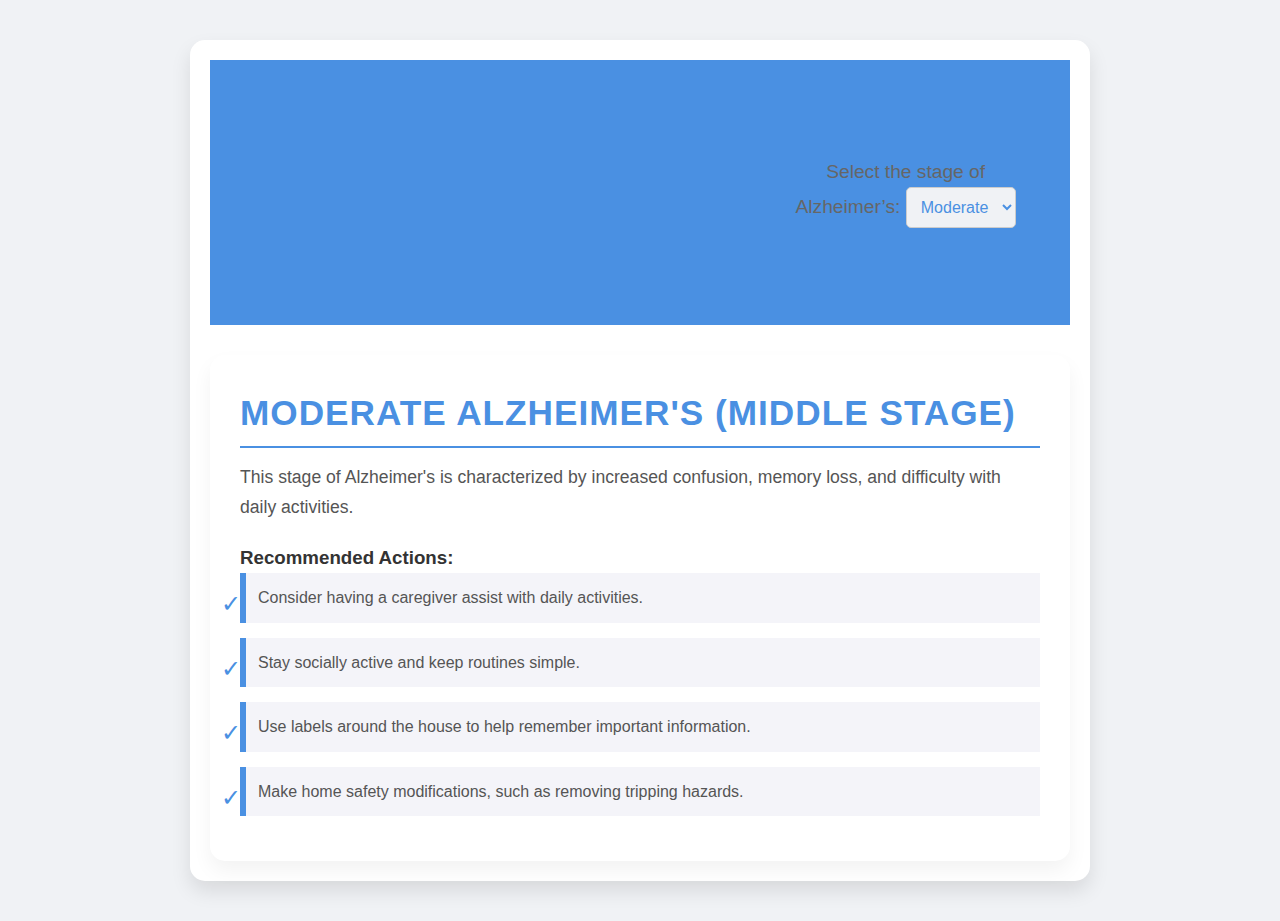
<file: 220701183-IP-Mini-Project-Code/templates/acknowledgement.html>
<!DOCTYPE html>
<html lang="en">
<head>
    <meta charset="UTF-8">
    <meta name="viewport" content="width=device-width, initial-scale=1.0">
    <title>Alzheimer's Disease Guide</title>
    <link rel="stylesheet" href="styles.css">
</head>
<style>
    /* General Styles */
body {
    font-family: 'Poppins', sans-serif; /* Using a modern sans-serif font */
    background-color: #f0f2f5; /* Light background for a clean, modern look */
    margin: 0;
    padding: 0;
    color: #333;
}

/* Container styling */
.container {
    max-width: 900px;
    margin: 40px auto;
    padding: 20px;
    background-color: #fff;
    border-radius: 15px;
    box-shadow: 0 10px 20px rgba(0, 0, 0, 0.1); /* Adding a soft shadow for depth */
    transition: transform 0.3s ease-in-out;
}

.container:hover {
    transform: translateY(-5px); /* Adds a subtle lift effect on hover */
}

/* Header styling */
header {
    text-align: center;
    margin-bottom: 30px;
}

header h1 {
    font-size: 2.8rem;
    color: #4a90e2; /* Bright blue for the main heading */
    margin-bottom: 10px;
    text-transform: uppercase;
    letter-spacing: 2px; /* Adding letter spacing for a modern feel */
}

header p {
    font-size: 1.2rem;
    color: #666;
}

header select {
    padding: 10px;
    font-size: 1rem;
    color: #4a90e2;
    background-color: #f0f2f5;
    border: 1px solid #ccc;
    border-radius: 5px;
    outline: none;
    transition: all 0.3s ease;
}

header select:hover {
    background-color: #e6efff; /* Adds subtle color change on hover */
    border-color: #4a90e2;
}

/* Guide Section styling */
#guide {
    background-color: #fff;
    padding: 30px;
    border-radius: 15px;
    box-shadow: 0 10px 20px rgba(0, 0, 0, 0.05);
    transition: box-shadow 0.3s ease;
}

#guide h2 {
    font-size: 2.2rem;
    color: #4a90e2;
    margin-bottom: 15px;
    border-bottom: 2px solid #4a90e2;
    padding-bottom: 5px;
    text-transform: uppercase;
    letter-spacing: 1px;
}

#guide p {
    font-size: 1.1rem;
    line-height: 1.7;
    color: #555;
    margin-bottom: 20px;
}

/* List styling */
#guide ul {
    list-style: none;
    padding: 0;
}

#guide ul li {
    background-color: #f4f4f9;
    padding: 12px;
    margin-bottom: 15px;
    border-left: 6px solid #4a90e2; /* Thicker border for a bold effect */
    font-size: 1rem;
    color: #555;
    position: relative;
    transition: background-color 0.3s ease;
}

#guide ul li:hover {
    background-color: #e6efff; /* Softer background color on hover */
}

/* Interactive hover effect for each list item */
#guide ul li::before {
    content: "✓";
    position: absolute;
    left: -25px;
    top: 12px;
    font-size: 1.5rem;
    color: #4a90e2;
    transition: transform 0.3s ease;
}

#guide ul li:hover::before {
    transform: scale(1.2); /* Icon enlarges slightly on hover */
}

/* Responsive Design */
@media (max-width: 768px) {
    .container {
        padding: 15px;
    }

    header h1 {
        font-size: 2.2rem;
    }

    #guide h2 {
        font-size: 1.8rem;
    }

    header select {
        font-size: 0.9rem;
    }
}

</style>
<body>

    <div class="container">
        <header>
            <h1>Alzheimer's Disease Stage Guide</h1>
            <p>Select the stage of Alzheimer’s: 
                <select id="stageSelect">
                    <option value="Mild">Mild</option>
                    <option value="Moderate" selected>Moderate</option>
                    <option value="Severe">Severe</option>
                </select>
            </p>
        </header>

        <section id="guide">
            <!-- Placeholder for dynamically loaded content -->
        </section>
    </div>

    <script>
        // Sample guide content for different stages
        const guides = {
            "Mild": `
                <h2>Mild Alzheimer's (Early Stage)</h2>
                <p>This is the first stage of Alzheimer's disease. At this stage, symptoms are mild and may include 
                forgetfulness, trouble finding words, and difficulty with planning or organizing.</p>
                <h3>Recommended Actions:</h3>
                <ul>
                    <li>Keep a daily planner to track important tasks.</li>
                    <li>Stay mentally active by doing puzzles or memory games.</li>
                    <li>Exercise regularly and eat a healthy diet.</li>
                    <li>Consider discussing the diagnosis with close family and friends.</li>
                </ul>
            `,
            "Moderate": `
                <h2>Moderate Alzheimer's (Middle Stage)</h2>
                <p>This stage of Alzheimer's is characterized by increased confusion, memory loss, and difficulty with daily activities.</p>
                <h3>Recommended Actions:</h3>
                <ul>
                    <li>Consider having a caregiver assist with daily activities.</li>
                    <li>Stay socially active and keep routines simple.</li>
                    <li>Use labels around the house to help remember important information.</li>
                    <li>Make home safety modifications, such as removing tripping hazards.</li>
                </ul>
            `,
            "Severe": `
                <h2>Severe Alzheimer's (Late Stage)</h2>
                <p>In this stage, individuals may lose the ability to communicate, recognize family, or care for themselves.</p>
                <h3>Recommended Actions:</h3>
                <ul>
                    <li>Consider full-time care from professionals or a care facility.</li>
                    <li>Ensure comfort with soothing music, gentle touch, and familiar faces.</li>
                    <li>Monitor eating and swallowing abilities, and consult doctors for advice on care.</li>
                    <li>Keep the environment calm and free of loud noises or distractions.</li>
                </ul>
            `
        };

        // Function to load the guide content based on the selected stage
        function loadGuide() {
            const selectedStage = document.getElementById('stageSelect').value;
            document.getElementById('guide').innerHTML = guides[selectedStage];
        }

        // Event listener for dropdown change
        document.getElementById('stageSelect').addEventListener('change', loadGuide);

        // Initial load of guide
        window.onload = loadGuide;
    </script>
</body>
</html>
</file>
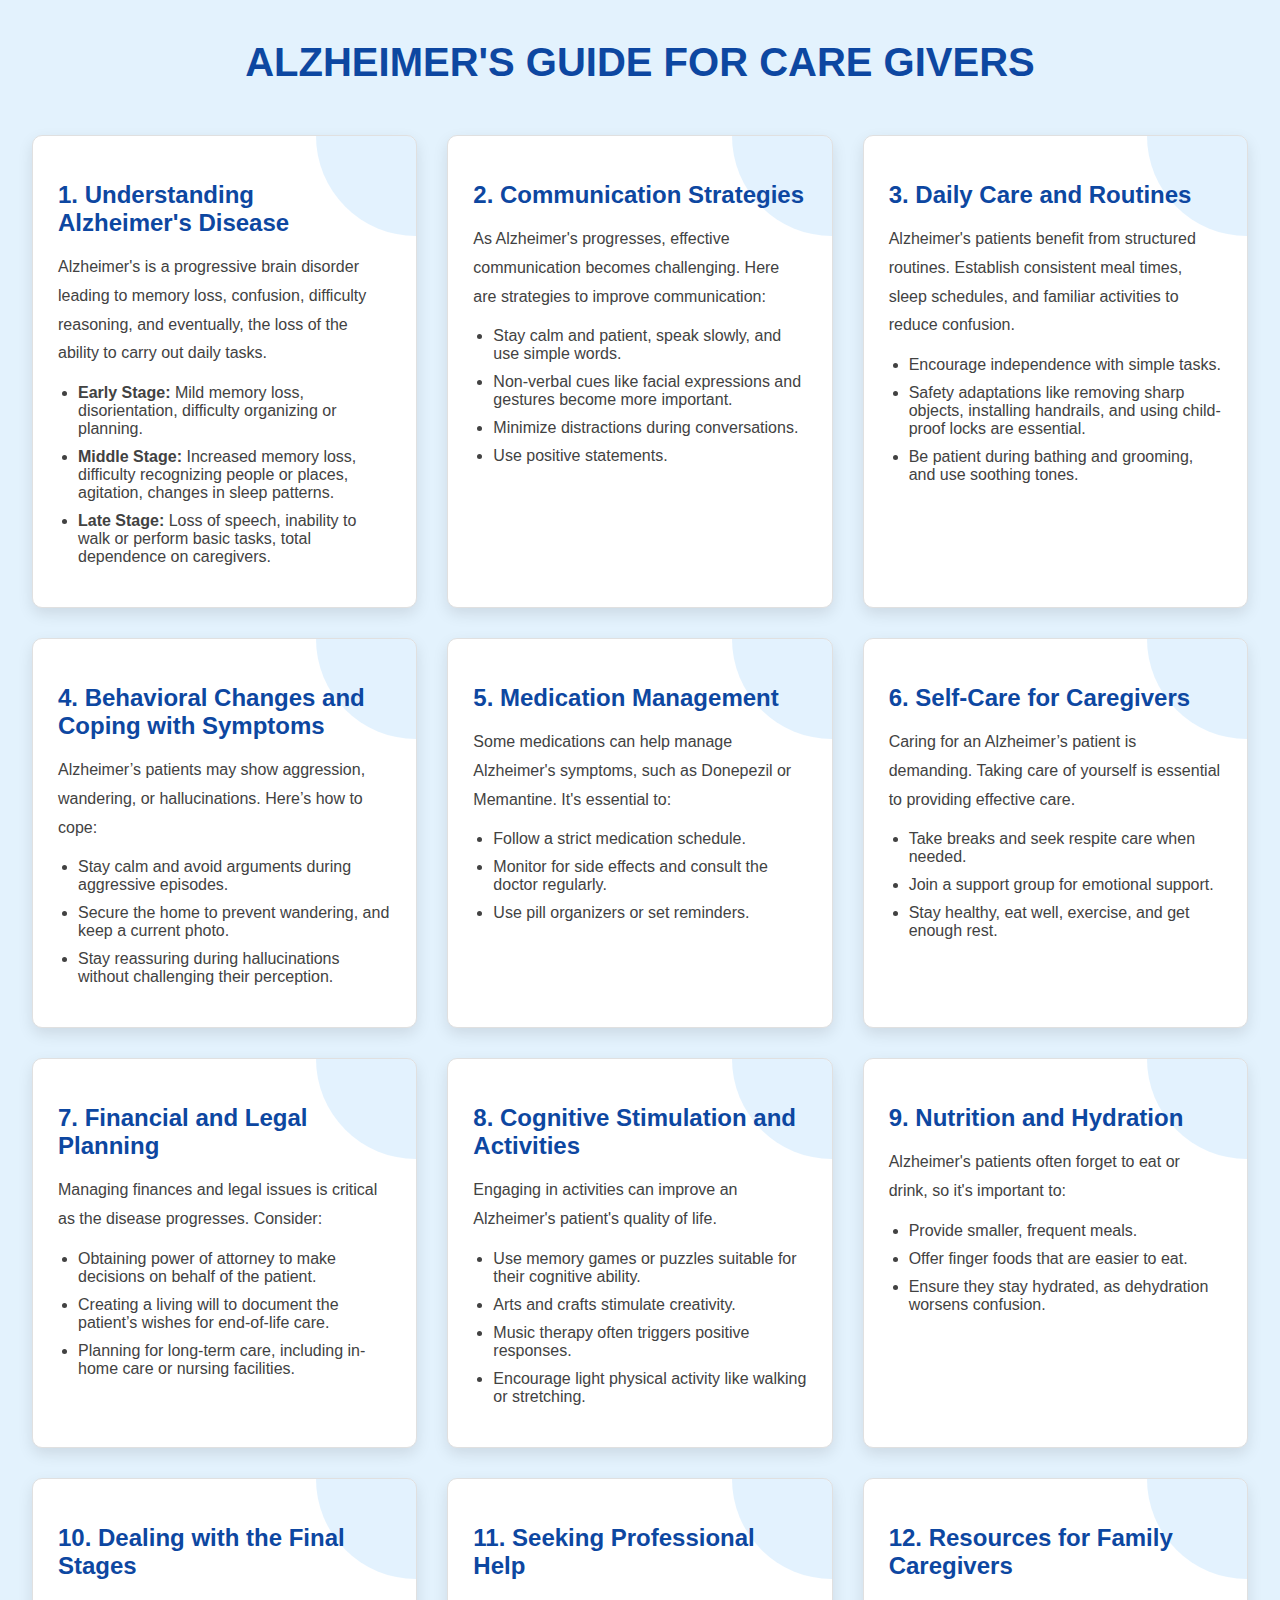
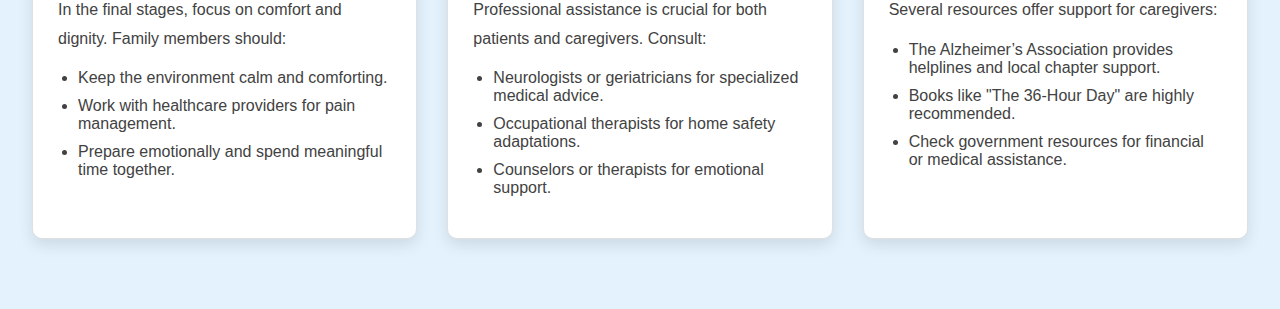
<file: 220701183-IP-Mini-Project-Code/templates/guide.html>
<!DOCTYPE html>
<html lang="en">
<head>
    <meta charset="UTF-8">
    <meta name="viewport" content="width=device-width, initial-scale=1.0">
    <meta http-equiv="X-UA-Compatible" content="IE=edge">
    <title>Alzheimer's Guide for Care Givers</title>
    <style>
/* General Styles */
/* General Styles */
body {
    font-family: 'Roboto', sans-serif;
    background-color: #E3F2FD;
    color: #333;
    margin: 0;
    padding: 0;
    display: flex;
    justify-content: center;
    align-items: center;
    flex-direction: column;
    min-height: 100vh;
    overflow-x: hidden; /* Prevent horizontal scroll */
}

h1 {
    font-size: 2.5rem;
    font-weight: 700;
    text-align: center;
    color: #0D47A1;
    margin: 40px 0 20px 0;
    text-transform: uppercase;
    animation: fadeInDown 1s ease; /* Animation on page load */
}

p {
    font-size: 1rem;
    line-height: 1.8;
    margin-bottom: 15px;
    color: #424242;
}

ul {
    padding-left: 20px;
    color: #424242;
}

ul li {
    margin-bottom: 10px;
}

h2 {
    font-size: 1.5rem;
    color: #1565C0;
    margin-bottom: 15px;
}

/* Card Layout */
.card-container {
    display: grid;
    grid-template-columns: repeat(auto-fill, minmax(320px, 1fr));
    gap: 30px;
    width: 95%;
    max-width: 1300px;
    margin: 30px auto;
    padding-bottom: 40px;
}

.card {
    background-color: #ffffff;
    border-radius: 10px;
    box-shadow: 0 6px 15px rgba(0, 0, 0, 0.1);
    padding: 25px;
    transition: transform 0.4s ease, box-shadow 0.4s ease;
    border: 1px solid #E0E0E0;
    position: relative;
    overflow: hidden;
    animation: fadeInUp 1.2s ease both; /* Card load animation */
}

/* Card Hover Effects */
.card:hover {
    transform: translateY(-10px) rotate(1deg); /* Lift and slight rotation */
    box-shadow: 0 10px 30px rgba(0, 0, 0, 0.2);
}

/* Content Animation */
.card-content {
    opacity: 0;
    transform: translateY(20px);
    transition: transform 0.5s ease, opacity 0.5s ease;
}

.card:hover .card-content {
    opacity: 1;
    transform: translateY(0);
}

/* Decorative Card Elements */
.card::before {
    content: "";
    position: absolute;
    top: -100px;
    right: -100px;
    width: 200px;
    height: 200px;
    background-color: #42A5F5; /* Decorative circle */
    border-radius: 50%;
    z-index: 0;
    opacity: 0.15; /* Subtle decorative effect */
    transition: all 0.5s ease;
}

.card:hover::before {
    top: -120px;
    right: -120px;
    width: 220px;
    height: 220px;
}

/* Card Text */
.card h2 {
    font-weight: 600;
    color: #0D47A1;
    z-index: 1;
    position: relative;
}

.card p, .card ul li {
    font-size: 1rem;
    color: #424242;
    z-index: 1;
    position: relative;
}

/* Button (optional for further interactivity) */
.card button {
    padding: 10px 20px;
    background-color: #0D47A1;
    color: white;
    border: none;
    border-radius: 5px;
    cursor: pointer;
    font-size: 1rem;
    position: relative;
    z-index: 1;
    transition: background-color 0.3s ease;
}

.card button:hover {
    background-color: #1565C0;
}

/* Animation Keyframes */
@keyframes fadeInUp {
    0% {
        opacity: 0;
        transform: translateY(20px);
    }
    100% {
        opacity: 1;
        transform: translateY(0);
    }
}

@keyframes fadeInDown {
    0% {
        opacity: 0;
        transform: translateY(-20px);
    }
    100% {
        opacity: 1;
        transform: translateY(0);
    }
}

/* Floating Animation for Cards */
@keyframes floating {
    0% {
        transform: translateY(0);
    }
    50% {
        transform: translateY(-8px);
    }
    100% {
        transform: translateY(0);
    }
}

/* Add animation to hover (floating effect) */
.card:hover {
    animation: floating 3s ease-in-out infinite;
}

/* Content Fade-in on Scroll */
.card-content {
    animation: contentFadeIn 0.8s ease-in-out forwards;
    opacity: 0; /* Hidden until animation triggers */
    transform: translateY(20px);
}

.card:hover .card-content {
    animation: contentFadeIn 0.5s ease-in-out forwards; /* Smooth appearance on hover */
}

/* Keyframes for content fade-in */
@keyframes contentFadeIn {
    from {
        opacity: 0;
        transform: translateY(20px);
    }
    to {
        opacity: 1;
        transform: translateY(0);
    }
}

/* Responsive Design */
@media (max-width: 768px) {
    .card-container {
        grid-template-columns: 1fr;
        padding: 20px;
    }

    h1 {
        font-size: 2rem;
    }

    .card {
        padding: 20px;
    }

    h2 {
        font-size: 1.25rem;
    }

    p {
        font-size: 0.95rem;
    }
}

/* Scroll bar customization */
::-webkit-scrollbar {
    width: 8px;
}

::-webkit-scrollbar-thumb {
    background-color: #1565C0;
    border-radius: 4px;
}

::-webkit-scrollbar-track {
    background: #f1f1f1;
}

    </style>
</head>
<body>

    <h1>Alzheimer's Guide for Care Givers</h1>

    <div class="card-container">
        <div class="card">
            <h2>1. Understanding Alzheimer's Disease</h2>
            <p>Alzheimer's is a progressive brain disorder leading to memory loss, confusion, difficulty reasoning, and eventually, the loss of the ability to carry out daily tasks.</p>
            <ul>
                <li><b>Early Stage:</b> Mild memory loss, disorientation, difficulty organizing or planning.</li>
                <li><b>Middle Stage:</b> Increased memory loss, difficulty recognizing people or places, agitation, changes in sleep patterns.</li>
                <li><b>Late Stage:</b> Loss of speech, inability to walk or perform basic tasks, total dependence on caregivers.</li>
            </ul>
        </div>

        <div class="card">
            <h2>2. Communication Strategies</h2>
            <p>As Alzheimer's progresses, effective communication becomes challenging. Here are strategies to improve communication:</p>
            <ul>
                <li>Stay calm and patient, speak slowly, and use simple words.</li>
                <li>Non-verbal cues like facial expressions and gestures become more important.</li>
                <li>Minimize distractions during conversations.</li>
                <li>Use positive statements.</li>
            </ul>
        </div>

        <div class="card">
            <h2>3. Daily Care and Routines</h2>
            <p>Alzheimer's patients benefit from structured routines. Establish consistent meal times, sleep schedules, and familiar activities to reduce confusion.</p>
            <ul>
                <li>Encourage independence with simple tasks.</li>
                <li>Safety adaptations like removing sharp objects, installing handrails, and using child-proof locks are essential.</li>
                <li>Be patient during bathing and grooming, and use soothing tones.</li>
            </ul>
        </div>

        <div class="card">
            <h2>4. Behavioral Changes and Coping with Symptoms</h2>
            <p>Alzheimer’s patients may show aggression, wandering, or hallucinations. Here’s how to cope:</p>
            <ul>
                <li>Stay calm and avoid arguments during aggressive episodes.</li>
                <li>Secure the home to prevent wandering, and keep a current photo.</li>
                <li>Stay reassuring during hallucinations without challenging their perception.</li>
            </ul>
        </div>

        <div class="card">
            <h2>5. Medication Management</h2>
            <p>Some medications can help manage Alzheimer's symptoms, such as Donepezil or Memantine. It's essential to:</p>
            <ul>
                <li>Follow a strict medication schedule.</li>
                <li>Monitor for side effects and consult the doctor regularly.</li>
                <li>Use pill organizers or set reminders.</li>
            </ul>
        </div>

        <div class="card">
            <h2>6. Self-Care for Caregivers</h2>
            <p>Caring for an Alzheimer’s patient is demanding. Taking care of yourself is essential to providing effective care.</p>
            <ul>
                <li>Take breaks and seek respite care when needed.</li>
                <li>Join a support group for emotional support.</li>
                <li>Stay healthy, eat well, exercise, and get enough rest.</li>
            </ul>
        </div>

        <div class="card">
            <h2>7. Financial and Legal Planning</h2>
            <p>Managing finances and legal issues is critical as the disease progresses. Consider:</p>
            <ul>
                <li>Obtaining power of attorney to make decisions on behalf of the patient.</li>
                <li>Creating a living will to document the patient’s wishes for end-of-life care.</li>
                <li>Planning for long-term care, including in-home care or nursing facilities.</li>
            </ul>
        </div>

        <div class="card">
            <h2>8. Cognitive Stimulation and Activities</h2>
            <p>Engaging in activities can improve an Alzheimer's patient's quality of life.</p>
            <ul>
                <li>Use memory games or puzzles suitable for their cognitive ability.</li>
                <li>Arts and crafts stimulate creativity.</li>
                <li>Music therapy often triggers positive responses.</li>
                <li>Encourage light physical activity like walking or stretching.</li>
            </ul>
        </div>

        <div class="card">
            <h2>9. Nutrition and Hydration</h2>
            <p>Alzheimer's patients often forget to eat or drink, so it's important to:</p>
            <ul>
                <li>Provide smaller, frequent meals.</li>
                <li>Offer finger foods that are easier to eat.</li>
                <li>Ensure they stay hydrated, as dehydration worsens confusion.</li>
            </ul>
        </div>

        <div class="card">
            <h2>10. Dealing with the Final Stages</h2>
            <p>In the final stages, focus on comfort and dignity. Family members should:</p>
            <ul>
                <li>Keep the environment calm and comforting.</li>
                <li>Work with healthcare providers for pain management.</li>
                <li>Prepare emotionally and spend meaningful time together.</li>
            </ul>
        </div>

        <div class="card">
            <h2>11. Seeking Professional Help</h2>
            <p>Professional assistance is crucial for both patients and caregivers. Consult:</p>
            <ul>
                <li>Neurologists or geriatricians for specialized medical advice.</li>
                <li>Occupational therapists for home safety adaptations.</li>
                <li>Counselors or therapists for emotional support.</li>
            </ul>
        </div>

        <div class="card">
            <h2>12. Resources for Family Caregivers</h2>
            <p>Several resources offer support for caregivers:</p>
            <ul>
                <li>The Alzheimer’s Association provides helplines and local chapter support.</li>
                <li>Books like "The 36-Hour Day" are highly recommended.</li>
                <li>Check government resources for financial or medical assistance.</li>
            </ul>
        </div>
    </div>
    
</body>
</html>
</file>
<file: 220701183-IP-Mini-Project-Code/templates/styles.css>
* {
    margin: 0;
    padding: 0;
    box-sizing: border-box;
}

body {
    font-family: 'Poppins', sans-serif;
    background-color: #f4f4f9;
    color: #333;
    line-height: 1.6;
}

header {
    display: flex;
    justify-content: space-between;
    align-items: center;
    padding: 20px 50px;
    background-color: #4A90E2;
    color: white;
}

.logo h1 {
    font-size: 1.8rem;
    font-weight: 600;
}

nav ul {
    display: flex;
    list-style: none;
}

nav ul li {
    margin-left: 20px;
}

nav ul li a {
    color: white;
    text-decoration: none;
    font-weight: 400;
    font-size: 1rem;
    transition: color 0.3s;
}

nav ul li a:hover {
    color: #f4f4f9;
}

.hero {
    display: flex;
    justify-content: center;
    align-items: center;
    height: 90vh;
    background: linear-gradient(to right, #4A90E2, #F2F2F2);
    text-align: center;
    padding: 0 50px;
}

.hero-content h2 {
    font-size: 3rem;
    color: white;
}

.hero-content p {
    font-size: 1.2rem;
    color: white;
    margin: 20px 0;
}

.cta-btn {
    font-size: 1.5rem;
    color: #fafafa;
    text-transform: uppercase;
    padding: 10px 20px;
    border-radius: 10px;
    border: 2px solid #fafafa;
    background: #252525;
    box-shadow: 3px 3px #fafafa;
    cursor: pointer;
    margin: 35px 0;
  }
  
  button:active {
    box-shadow: none;
    transform: translate(3px, 3px);
  }

.cta-btn:hover {
    background-color: #4A90E2;
    color: white;
}

.info-section {
    padding: 50px;
    background-color: #fff;
    text-align: center;
}

.info-section h2 {
    font-size: 2rem;
    margin-bottom: 30px;
}

.info-grid {
    display: grid;
    grid-template-columns: repeat(auto-fit, minmax(250px, 1fr));
    gap: 20px;
}

.info-card {
    padding: 20px;
    background-color: #F2F2F2;
    border-radius: 10px;
    transition: transform 0.3s;
}

.info-card:hover {
    transform: scale(1.05);
}

footer {
    padding: 20px;
    background-color: #4A90E2;
    text-align: center;
    color: white;
}

/* Overview Section */
.overview-section {
    padding: 50px;
    background-color: #f4f4f9;
    text-align: center;
}

.overview-section h2 {
    font-size: 2.5rem;
    color: #4A90E2;
}

.overview-section p {
    font-size: 1.1rem;
    margin: 20px 0;
    max-width: 800px;
    margin-left: auto;
    margin-right: auto;
}

/* Benefits Section */
.benefits-section {
    padding: 50px;
    background-color: #fff;
    text-align: center;
}

.benefits-section h2 {
    font-size: 2rem;
    margin-bottom: 30px;
}

.benefits-grid {
    display: grid;
    grid-template-columns: repeat(auto-fit, minmax(250px, 1fr));
    gap: 20px;
}

.benefit-card {
    padding: 20px;
    background-color: #F2F2F2;
    border-radius: 10px;
    transition: transform 0.3s;
}

.benefit-card:hover {
    transform: scale(1.05);
}

/* Technology Section */
.technology-section {
    padding: 50px;
    background-color: #f4f4f9;
    text-align: center;
}

.technology-section h2 {
    font-size: 2rem;
    margin-bottom: 30px;
}

.tech-grid {
    display: grid;
    grid-template-columns: repeat(auto-fit, minmax(250px, 1fr));
    gap: 20px;
}

.tech-card {
    padding: 20px;
    background-color: #fff;
    border: 2px solid #4A90E2;
    border-radius: 10px;
    transition: transform 0.3s;
}

.tech-card:hover {
    transform: scale(1.05);
}
</file>
